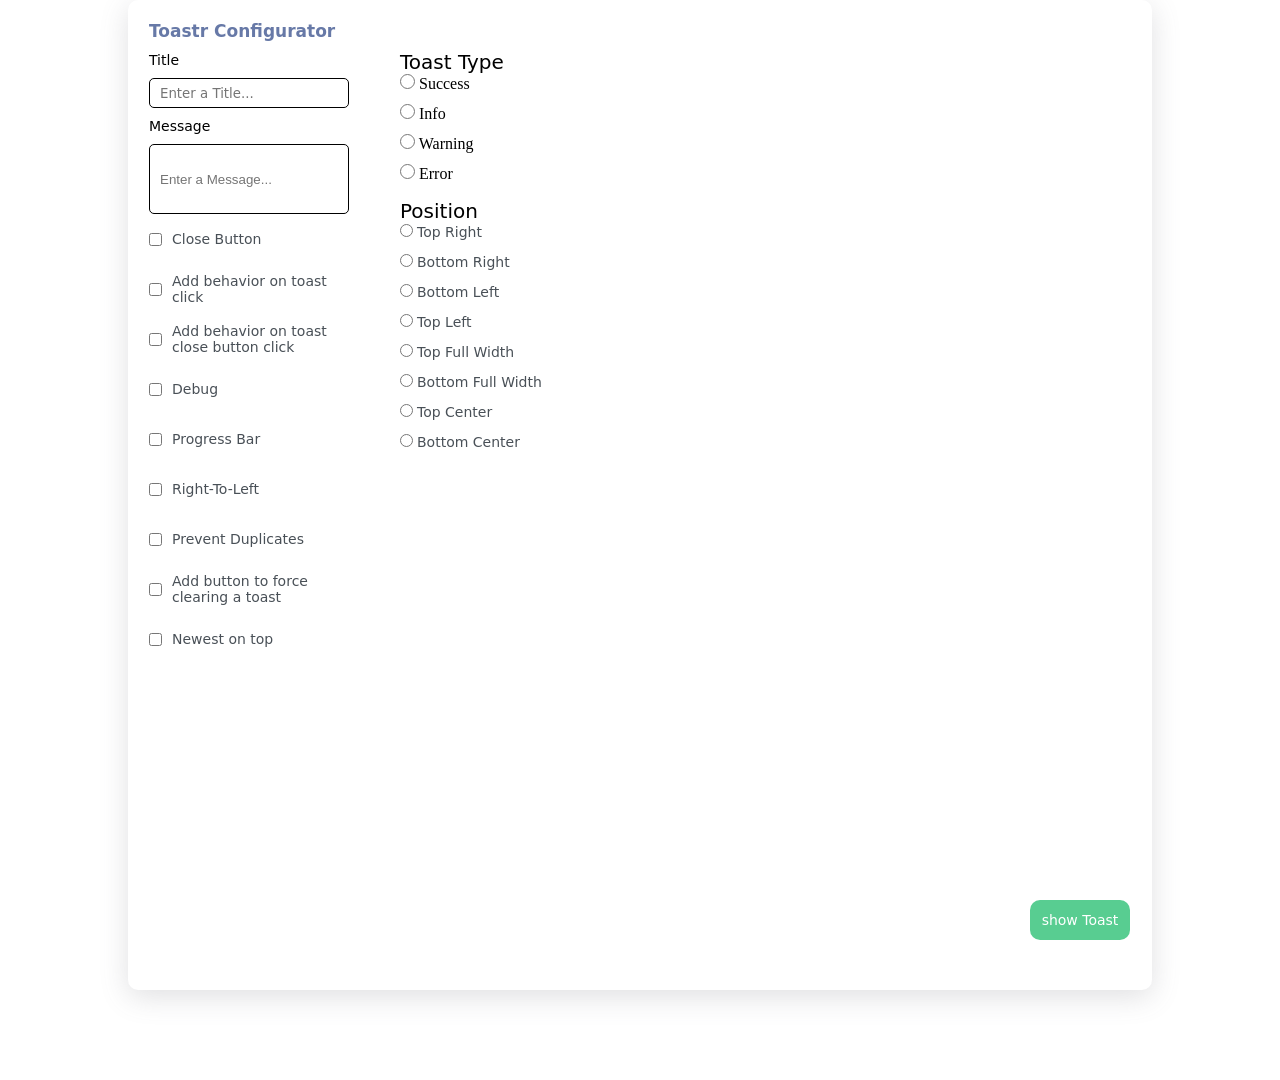
<file: index.html>
<!DOCTYPE html>
<html lang="en">
<head>
    <meta charset="UTF-8">
    <meta name="viewport" content="width=device-width, initial-scale=1.0">
    <link rel="stylesheet" href="./style.css">
    <title>Document</title>
</head>
<body>
<div class="outerbox1">
    <div class="toasterbox">
        <h1 class="toasterhead">Toastr Configurator</h1>

        <div class="box1">
            <p class="title">Title</p>
            <input type="text" placeholder="Enter a Title..." class="textarea">
            <p class="messagetext">Message</p>
            <input type="text" placeholder="Enter a Message..." class="textarea2">

<label>
            <div class="outerboxcheck">
                
            <input type="checkbox" class="btn1">
            <p class="close">Close Button</p>
            
            </div>
            </label>

            <label>
            <div class="outerboxcheck">
            <input type="checkbox" class="btn1">
            <p class="close">Add behavior on toast click</p>
            </div>
            </label>


            <label>
            <div class="outerboxcheck">
            <input type="checkbox" class="btn1">
            <p class="close">Add behavior on toast close button click</p>
            </div>
             </label>


             <label>
            <div class="outerboxcheck">
            <input type="checkbox" class="btn1">
            <p class="close">Debug</p>
            </div>
            </label>

            <div class="outerboxcheck">
            <input type="checkbox" class="btn1">
            <p class="close">Progress Bar</p>
            </div>


            <div class="outerboxcheck">
            <input type="checkbox" class="btn1">
            <p class="close">Right-To-Left</p>
            </div>


            <div class="outerboxcheck">
            <input type="checkbox" class="btn1">
            <p class="close">Prevent Duplicates</p>
            </div>


            <div class="outerboxcheck">
            <input type="checkbox" class="btn1">
            <p class="close">Add button to force clearing a toast</p>
            </div>


            <div class="outerboxcheck">
                <!-- <input type="checkbox" name="check" id="btn1"> -->
            <input type="checkbox" class="btn1">
            <p class="close">Newest on top</p>
            </div>

<div class="secbox">
    <p class="tosttype">Toast Type</p>

    <div class="checkouterbox">
      <label>
  <input type="radio" name="Type" class="circle-radio" id="Success">
  <!-- <p class="sucessoption">Success</p> -->
   Success
</label>


    </div>


     <div class="checkouterbox">
    <label>
  <input type="radio" name="Type" class="circle-radio" id="Info">
  <!-- <p class="sucessoption">Info</p> -->
  Info
</label>


    </div>


     <div class="checkouterbox">
    <label>
  <input type="radio" name="Type" class="circle-radio" id="Warning">
 <!-- <p class="sucessoption">Warning</p> -->
  Warning
</label>


    </div>


     <div class="checkouterbox">
  <label>
  <input type="radio" name="Type" class="circle-radio" id="Error">
  Error
</label>
</div>



<!-- position section -->

<p class="positiontype">Position</p>

    <div class="checkouterbox">
  <label>
  <input type="radio" name="toastPosition" class="circle-radio1" id="Top-Right">
 <p class="sucessoption">Top Right</p>
</label>
</div>



    <div class="checkouterbox">
  <label>
  <input type="radio" name="toastPosition" class="circle-radio1" id="Bottom-Right">
 <p class="sucessoption">Bottom Right</p>
</label>
</div>



    <div class="checkouterbox">
  <label>
  <input type="radio" name="toastPosition" class="circle-radio1" id="Bottom-Left">
 <p class="sucessoption">Bottom Left</p>
</label>
</div>



    <div class="checkouterbox">
  <label>
  <input type="radio" name="toastPosition" class="circle-radio1" id="Top-Left">
 <p class="sucessoption">Top Left</p>
</label>
</div>



    <div class="checkouterbox">
  <label>
  <input type="radio" name="toastPosition" class="circle-radio1" id="Top-Full-Width">
 <p class="sucessoption">Top Full Width</p>
</label>
</div>



    <div class="checkouterbox">
  <label>
  <input type="radio" name="toastPosition" class="circle-radio1" id="Bottom-Full-Width">
 <p class="sucessoption">Bottom Full Width</p>
</label>
</div>



    <div class="checkouterbox">
  <label>
  <input type="radio" name="toastPosition" class="circle-radio1" id="Top-Center">
 <p class="sucessoption">Top Center</p>
</label>
</div>



    <div class="checkouterbox">
  <label>
  <input type="radio" name="toastPosition" class="circle-radio1" id="Bottom-Center">
 <p class="sucessoption">Bottom Center</p>
</label>
</div>



 
<!--  -->

    
</div>

        </div>
      

        <button class="showtoast">show Toast</button>
        <div class="boxhide"></div>


        <!-- ////// -->
<!-- Button -->


<!-- Toasts ka container -->
<div class="toast-container"></div>


        <!-- ////// -->
    </div>
    
</div>




    <script src="./script.js"></script>
</body>
</html>
</file>
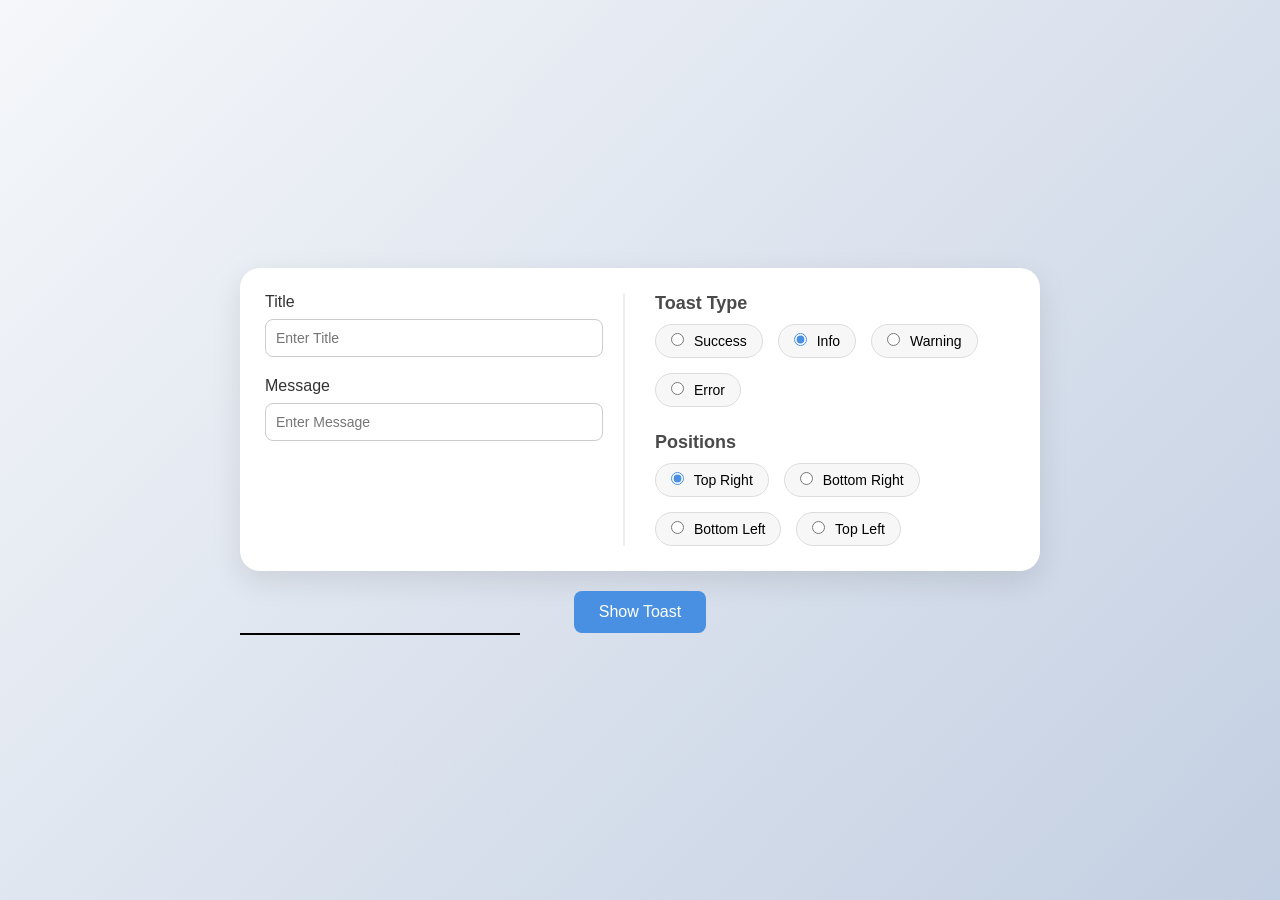
<file: onlynote.html>
<!DOCTYPE html>
<html lang="en">
<head>
<meta charset="UTF-8">
<meta name="viewport" content="width=device-width, initial-scale=1.0">
<title>Notification</title>
<style>
    * {
        margin: 0;
        padding: 0;
        box-sizing: border-box;
        font-family: "Segoe UI", sans-serif;
    }

    body {
        background: linear-gradient(135deg, #f5f7fa, #c3cfe2);
    }

    main {
        min-height: 100vh;
        display: flex;
        justify-content: center;
        align-items: center;
        padding: 20px;
    }

    .sub-main {
        background-color: white;
        width: 100%;
        max-width: 800px;
        padding: 25px;
        border-radius: 20px;
        box-shadow: 0px 10px 30px rgba(0,0,0,0.1);
        display: flex;
        gap: 30px;
        flex-wrap: wrap;
    }

    /* Left side inputs */
    .inputs {
        flex: 1 1 300px;
        display: flex;
        flex-direction: column;
        gap: 20px;
        padding-right: 20px;
        border-right: 2px solid #f0f0f0;
    }

    .inputs label {
        font-weight: 500;
        color: #333;
        display: flex;
        flex-direction: column;
        gap: 8px;
    }

    .inputs input {
        padding: 10px;
        border-radius: 8px;
        border: 1px solid #ccc;
        outline: none;
        font-size: 14px;
        transition: 0.3s;
    }

    .inputs input:focus {
        border-color: #4a90e2;
        box-shadow: 0 0 5px rgba(74,144,226,0.3);
    }

    /* Right side radio options */
    .radio-inputs {
        flex: 1 1 300px;
        display: flex;
        flex-direction: column;
        gap: 25px;
    }

    .radio-inputs h1 {
        font-size: 18px;
        color: #4a4a4a;
        margin-bottom: 10px;
    }

    .radio-group {
        display: flex;
        flex-wrap: wrap;
        gap: 15px;
    }

    .radio-group label {
        background-color: #f7f7f7;
        padding: 8px 15px;
        border-radius: 20px;
        cursor: pointer;
        font-size: 14px;
        transition: background 0.3s;
        border: 1px solid #ddd;
    }

    .radio-group input {
        margin-right: 6px;
        accent-color: #4a90e2;
    }

    .radio-group label:hover {
        background-color: #e8f0fe;
    }

    /* Button container */
    .button-container {
        width: 100%;
        display: flex;
        justify-content: center;
        margin-top: 20px;
    }

    .btn {
        background-color: #4a90e2;
        color: white;
        padding: 12px 25px;
        border-radius: 8px;
        border: none;
        font-size: 16px;
        cursor: pointer;
        transition: background 0.3s;
    }

    .btn:hover {
        background-color: #357abd;
    }
    .fixed-div {
        height: auto;
        width: 280px;
        border: 1px solid #000;
        position: fixed;
        /* top: 20px;
        right: 20px; */
    }
    .toaster {
        height: 50px;
        width: 100%;
        margin-top: 10px;
        color: white;
        display: flex;
        justify-content: center;
        align-items: center;
        flex-direction: column;
    }
    /* Js Classes */
    .success {
        background-color: green;
    }   
    .info {
        background-color: #4a90e2
        
    }
    .warning {
        background-color: gold;
        
    }
    .error {
        background-color: red;

    }

    .topRight {
      top: 20px;
      right: 20px;
    }
    .bottomRight {
      bottom: 20px;
      right: 20px;
      
    }
    .bottomLeft {
      bottom: 20px;
      left: 20px;
      
    }
    .topLeft {
      top: 20px;
      left: 20px;

    }

    /* Responsive adjustments */
    @media (max-width: 700px) {
        .sub-main {
            flex-direction: column;
            padding: 20px;
        }
        .inputs {
            border-right: none;
            padding-right: 0;
        }
    }
</style>
</head>
<body>

<main>
    <div>
        <div class="sub-main">
            <!-- Left inputs -->
            <div class="inputs">
                <label for="title">Title
                    <input id="title" type="text" placeholder="Enter Title">
                </label>
                <label for="msg">Message
                    <input id="msg" type="text" placeholder="Enter Message">
                </label>
            </div>

            <!-- Right radio groups -->
            <div class="radio-inputs">
                <div>
                    <h1>Toast Type</h1>
                    <div class="radio-group">
                        <label><input type="radio" name="toastType" id="success" class="colors-input"> Success</label>
                        <label><input type="radio" name="toastType" id="info" class="colors-input" checked> Info</label>
                        <label><input type="radio" name="toastType" id="warning" class="colors-input"> Warning</label>
                        <label><input type="radio" name="toastType" id="error" class="colors-input"> Error</label>
                    </div>
                </div>
                <div>
                    <h1>Positions</h1>
                    <div class="radio-group">
                        <label><input type="radio" name="position" id="topRight" class="position-input" checked> Top Right</label>
                        <label><input type="radio" name="position" id="bottomRight" class="position-input"> Bottom Right</label>
                        <label><input type="radio" name="position" id="bottomLeft" class="position-input"> Bottom Left</label>
                        <label><input type="radio" name="position" id="topLeft" class="position-input"> Top Left</label>
                    </div>
                </div>
            </div>
        </div>

        <!-- Button -->
        <div class="button-container">
            <button class="btn">Show Toast</button>
        </div>
        <div class="fixed-div"></div>
    </div>
</main>

<script>

    let buttonEl = document.querySelector('.btn'),
        titleInput = document.getElementById('title'),
        msgInput = document.getElementById('msg'),
        colorsInput = document.querySelectorAll('.colors-input'),
        positionInput = document.querySelectorAll('.position-input'),
        fixedDiv = document.querySelector('.fixed-div')

    let notificationMsg = ['Lahore', "Karachi", "Islamabad", "Multan", "Peshawar"]

    buttonEl.addEventListener('click', function() {
        
        let notifDiv = document.createElement('div');
        notifDiv.classList.add('toaster')
        fixedDiv.append(notifDiv)

        if( titleInput.value == "" && msgInput.value == "" ){
            notifDiv.innerHTML = notificationMsg[Math.floor( Math.random() * notificationMsg.length )]
        }
        else if( titleInput.value || msgInput.value ){
            notifDiv.innerHTML = `
                <strong>${titleInput.value}</strong>
                <p>${msgInput.value}</p>
            `
        }


        for( let clrInput of colorsInput ){
            console.log(clrInput);

            if( clrInput.checked ) {
                let value = clrInput.id
                console.log('Value of id Attribute: ', value);
                
                notifDiv.classList.add(value)
            }
            
        } 


        for( let pRadioInp of positionInput ) {
          console.log(pRadioInp);

          if( pRadioInp.checked ) {
            let idValue = pRadioInp.id
            console.log(idValue);

            fixedDiv.className = 'fixed-div'
            fixedDiv.classList.add(idValue)

            console.log(fixedDiv);
            
          }
          
        }

    })


    /////////////////////////////////////////////////////////////////////

    // let arr = ['one', 'two', 'three']

    // console.log(arr);
    
    // for( let i = 0; i < 3; i++ ){
    //   console.log(arr[i], i);
      
    // }

    // Destructure

    // let gender = ['female', 'male']

    // let [girl, man] = gender

    // console.log(girl);
    


    // for( let [ index, element ] of arr.entries() ) {  // we get an array with index and element in pair form.
    //    console.log(index, element);
      
    // }

</script>

</body>
</html>
</file>
<file: style.css>
*{
    padding: 0;
    margin: 0;
    box-sizing: border-box;
}
.outerbox1{
    height: 120vh;
    width: 100%;
    /* border: solid 1px; */
}
.toasterbox{
    height: 110vh;
    width: 80%;
    /* border: solid 1px; */
    margin: auto;
    /* margin-top: 5%; */
    box-shadow: rgba(100, 100, 111, 0.2) 0px 7px 29px 0px;
    /* display: flex; */
    border-radius: 10px;
    padding: 1px;
    
}
.toasterhead{
    font-family: system-ui, -apple-system, "Segoe UI", Roboto, "Helvetica Neue", "Noto Sans", "Liberation Sans", Arial, sans-serif, "Apple Color Emoji", "Segoe UI Emoji", "Segoe UI Symbol", "Noto Color Emoji";
    font-size: 17px;
    font-weight: 600;
    line-height: 21px;
    margin-left: 20px;
    margin-top: 20px;
    color: #6779A7;

}
.box1{
    height: 100vh;
    width: 20%;
    /* border: solid 1px; */
    margin-left: 20px;
}

.title{
    font-size: 14px;
    font-family: system-ui, -apple-system, "Segoe UI", Roboto, "Helvetica Neue", "Noto Sans", "Liberation Sans", Arial, sans-serif, "Apple Color Emoji", "Segoe UI Emoji", "Segoe UI Symbol", "Noto Color Emoji";
    margin-top: 10px;

}

.textarea{
    height: 30px;
    width: 200px;
    border-radius: 5px;
    padding-left: 10px;
    margin-top: 10px;
    border: 0.01px solid;
    color: black;
    font-family: system-ui, -apple-system, "Segoe UI", Roboto, "Helvetica Neue", "Noto Sans", "Liberation Sans", Arial, sans-serif, "Apple Color Emoji", "Segoe UI Emoji", "Segoe UI Symbol", "Noto Color Emoji";

}

.messagetext{
    font-size: 14px;
font-family: system-ui, -apple-system, "Segoe UI", Roboto, "Helvetica Neue", "Noto Sans", "Liberation Sans", Arial, sans-serif, "Apple Color Emoji", "Segoe UI Emoji", "Segoe UI Symbol", "Noto Color Emoji";
margin-top: 20px;
margin-top: 10px;
}
.textarea2{
    height: 70px;
    width: 200px;
    border-radius: 5px;
    padding-left: 10px;
    margin-top: 10px;
    border: 0.01px solid;
}
.outerboxcheck{
    height: 50px;
    width: 200px;
    display: flex;
    align-items: center;
    
}

.close{
    font-size: 14px;
    margin-left: 10px;
    font-family: system-ui, -apple-system, "Segoe UI", Roboto, "Helvetica Neue", "Noto Sans", "Liberation Sans", Arial, sans-serif, "Apple Color Emoji", "Segoe UI Emoji", "Segoe UI Symbol", "Noto Color Emoji";
    color: rgb(73, 80, 87);
    cursor: pointer;
}



.secbox{
    height: 100vh;
    width: 300px;
    /* border: solid 1px; */
    position: absolute;
    top: 40px;
    left: 400px;
    
}
.tosttype{
    font-size: 20px;
    font-family: system-ui, -apple-system, "Segoe UI", Roboto, "Helvetica Neue", "Noto Sans", "Liberation Sans", Arial, sans-serif, "Apple Color Emoji", "Segoe UI Emoji", "Segoe UI Symbol", "Noto Color Emoji";
    margin-top: 10px;
}

.checkouterbox{
    height: 30px;
    width: 200px;
    /* border: solid 1px; */
}
.circle1{
   border-radius: 50%;
    
}
/*  */
/*  */


.circle-radio{
    display: inline-block;
    height: 15px;
    width: 15px;
    cursor: pointer;
}


.sucessoption{
    font-size: 14px;
    font-family: system-ui, -apple-system, "Segoe UI", Roboto, "Helvetica Neue", "Noto Sans", "Liberation Sans", Arial, sans-serif, "Apple Color Emoji", "Segoe UI Emoji", "Segoe UI Symbol", "Noto Color Emoji";
    display: inline-block;
    color: rgb(73, 80, 87);
}

.positiontype{
    font-size: 20px;
    font-family: system-ui, -apple-system, "Segoe UI", Roboto, "Helvetica Neue", "Noto Sans", "Liberation Sans", Arial, sans-serif, "Apple Color Emoji", "Segoe UI Emoji", "Segoe UI Symbol", "Noto Color Emoji";
    margin-top: 5px;

}
.showtoast{
    height: 40px;
    width: 100px;
    background-color: #58CD91;
    border: none;
    border-radius: 10px;
    color: white;
    font-family: system-ui, -apple-system, "Segoe UI", Roboto, "Helvetica Neue", "Noto Sans", "Liberation Sans", Arial, sans-serif, "Apple Color Emoji", "Segoe UI Emoji", "Segoe UI Symbol", "Noto Color Emoji";
    font-size: 14px;
    position: absolute;
    right: 150px;
    top: 100%;
    cursor: pointer;

}



.toaster {
        height: 50px;
        width: 100%;
        margin-top: 10px;
        color: black;
        border: solid 1px;
        display: flex;
        justify-content: center;
        align-items: center;
        flex-direction: column;
        
    }



.toast-container {
  height: 200px;
  width: 200px;
  top: 20px;
  right: 20px;
  position: fixed;
  z-index: 9999;
  display: flex;
  flex-direction: column;
  gap: 10px;
  /* border: solid 1px red; */
 
  
  
}








/* Toast Type Colors */
.Success { background: green; }
.Error   { background: red; }
.Info    { background: blue; }
.Warning    { background: gray; }

/*  */



.Top-Right { top: 20px; right: 20px;  }
.Bottom-Right { bottom: 20px; right: 20px;  }
.Bottom-Left { bottom: 20px; left: 20px; }
.Top-Left { top: 20px; left: 20px; }
.Top-Center { top: 20px; left: 50%;  }
.Bottom-Center { bottom: 20px; left: 50%;  }
.Top-Full-Width { top: 0; left: 0; width: 100%;  }
.Bottom-Full-Width { bottom: 0; left: 0; width: 100%; }
</file>
